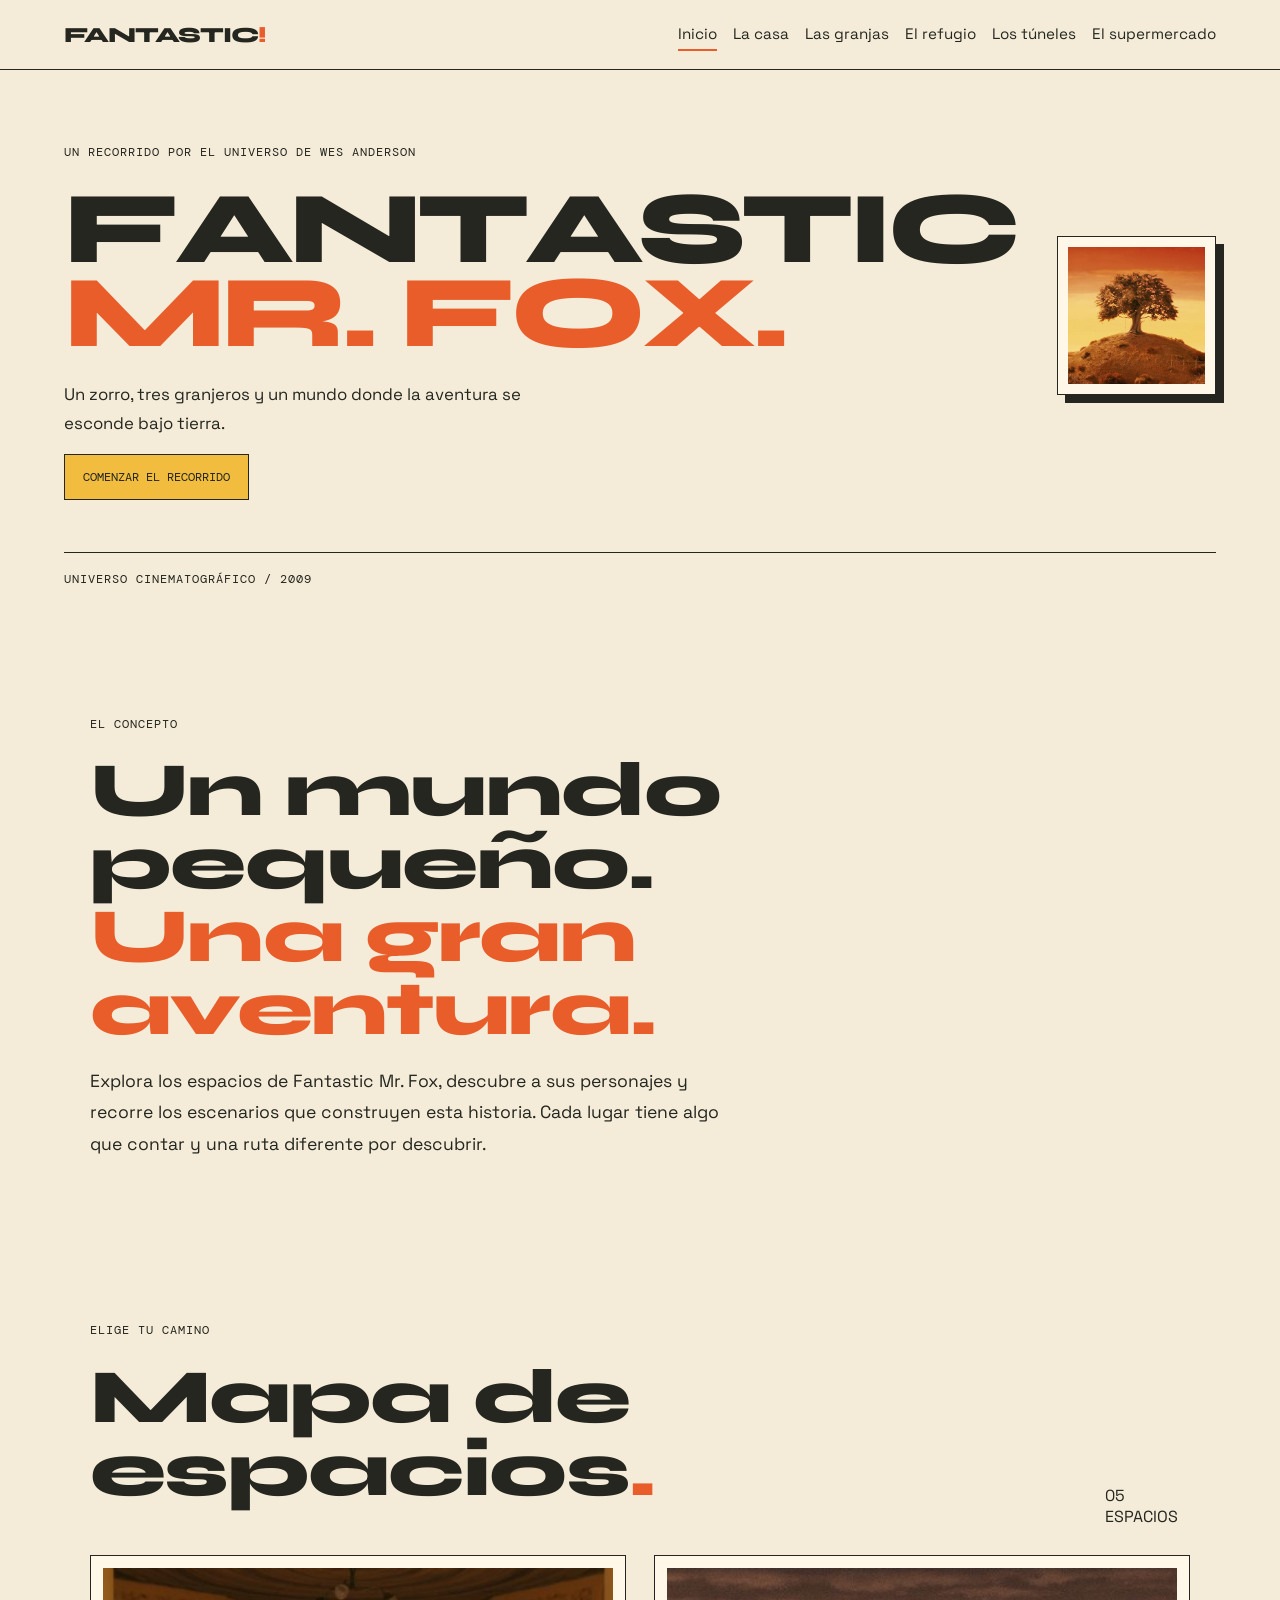
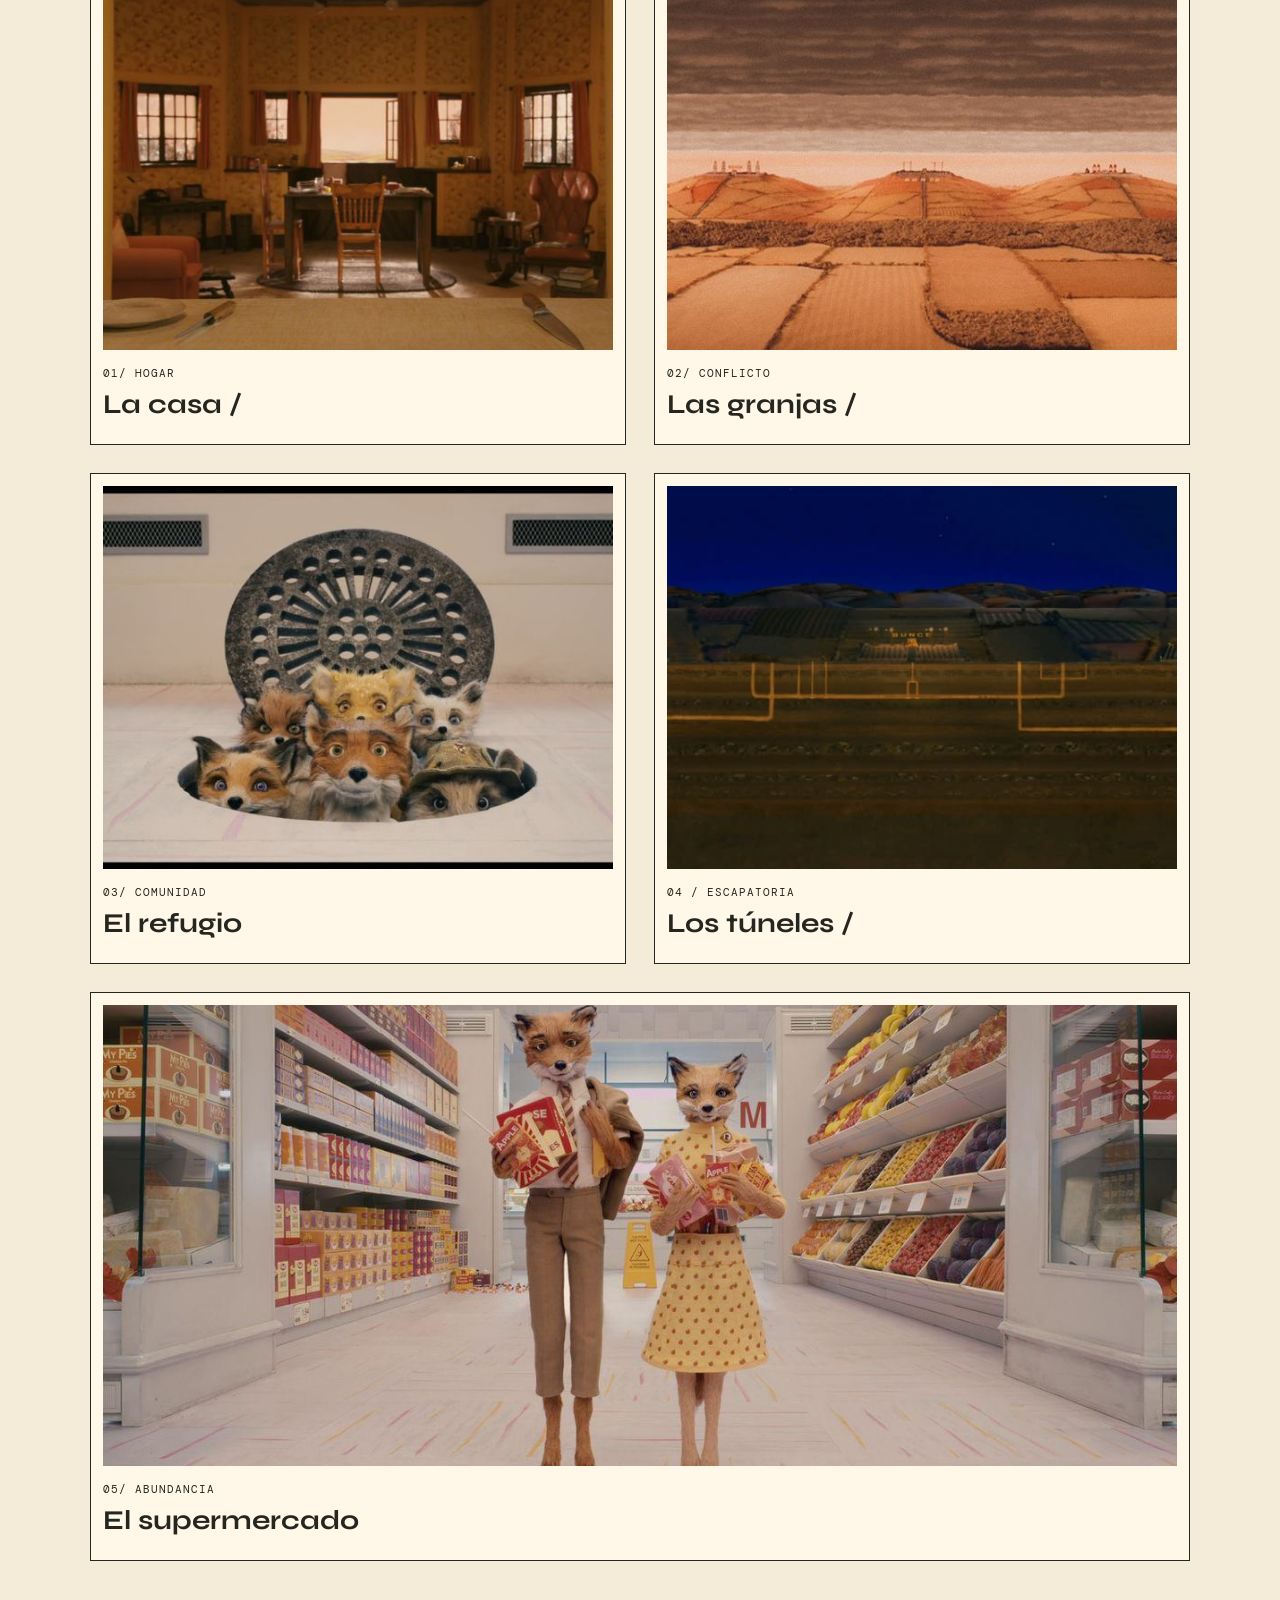
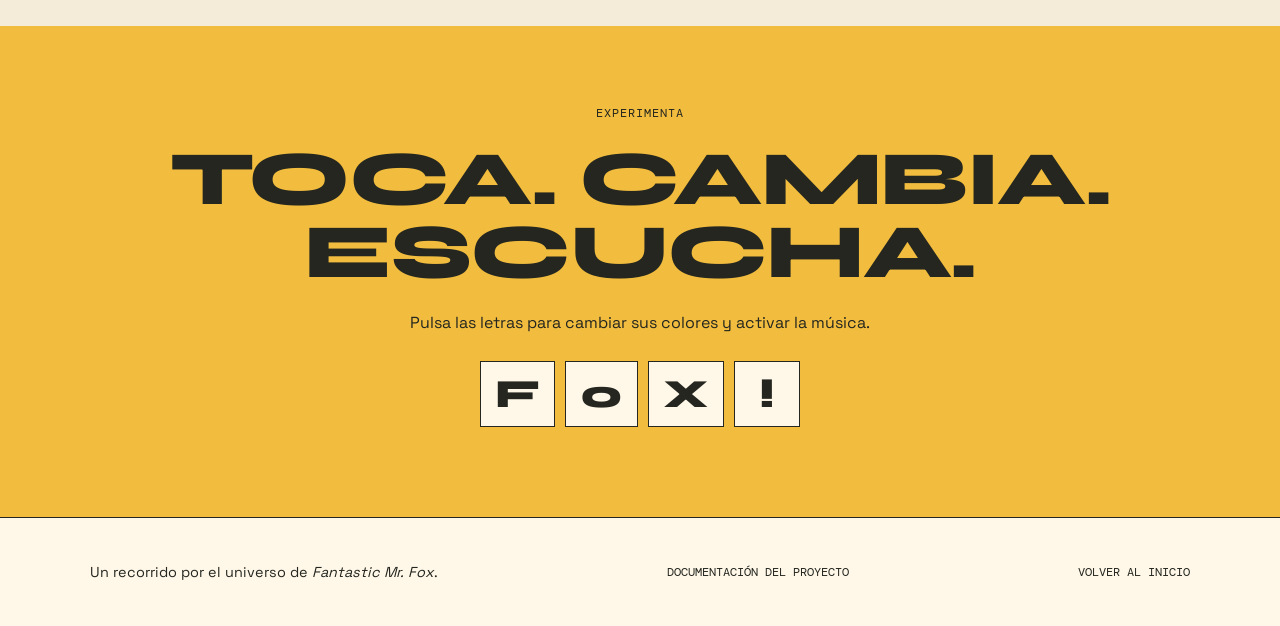
<file: index.html>
<!DOCTYPE html>
<html lang="es">
<head>
<meta charset="UTF-8">
<meta name="viewport" content="width=device-width, initial-scale=1">
<title>Fantastic Mr. Fox Recorrido virtual</title>
<link rel="stylesheet" href="css/estilo.css">
</head>
<body data-espacio="inicio">
<header class="navbar">
<a class="logo" href="index.html">FANTASTIC<span>!</span></a>
<nav>
<a class="activo" href="index.html">Inicio</a>
<a href="casa.html">La casa</a>
<a href="granjas.html">Las granjas</a>
<a href="refugio.html">El refugio</a>
<a href="tuneles.html">Los túneles</a>
<a href="supermercado.html">El supermercado</a>
</nav>
</header>
<audio id="musica" preload="auto" loop></audio>
<main>
<section class="hero">
<div>
<p class="etiqueta">UN RECORRIDO POR EL UNIVERSO DE WES ANDERSON</p>
<h1>FANTASTIC<br><span class="acento">MR. FOX</span><span class="punto">.</span></h1>
<p class="hero-texto">
Un zorro, tres granjeros y un mundo donde la aventura se esconde bajo tierra.
</p>
<a class="boton-principal" href="casa.html">
COMENZAR EL RECORRIDO
</a>
</div>
<div class="marco">
<img src="img/portada.jpg" alt="Portada de Fantastic Mr. Fox" title="Toca la foto para activar la música">
</div>
<p class="hero-index">UNIVERSO CINEMATOGRÁFICO / 2009</p>
</section>
<section class="section-wrap">
<p class="etiqueta">EL CONCEPTO</p>
<h2>Un mundo pequeño.<br><span class="acento">Una gran aventura.</span></h2>
<p class="intro-text">
Explora los espacios de Fantastic Mr. Fox, descubre a sus personajes
y recorre los escenarios que construyen esta historia.
Cada lugar tiene algo que contar y una ruta diferente por descubrir.
</p>
</section>
<section class="section-wrap" id="mapa">
<div class="section-heading">
<div>
<p class="etiqueta">ELIGE TU CAMINO</p>
<h2>Mapa de espacios<span class="acento">.</span></h2>
</div>
<span>05 ESPACIOS</span>
</div>
<div class="cards">
<a class="card" href="casa.html">
<img src="img/casa.jpg" alt="La casa">
<small>01/ HOGAR</small>
<h3>La casa /</h3>
</a>
<a class="card" href="granjas.html">
<img src="img/granjas.jpg" alt="Las granjas">
<small>02/ CONFLICTO</small>
<h3>Las granjas /</h3>
</a>
<a class="card" href="refugio.html">
<img src="img/refugio.jpg" alt="El refugio">
<small>03/ COMUNIDAD</small>
<h3>El refugio </h3>
</a>
<a class="card" href="tuneles.html">
<img src="img/tuneles.jpg" alt="Los túneles">
<small>04 / ESCAPATORIA</small>
<h3>Los túneles /</h3>
</a>
<a class="card" href="supermercado.html">
<img src="img/supermercado.jpg" alt="El supermercado">
<small>05/ ABUNDANCIA</small>
<h3>El supermercado </h3>
</a>
</div>
</section>
<section class="letras-area">
<p class="etiqueta">EXPERIMENTA</p>
<h2>TOCA. CAMBIA.<br>ESCUCHA.</h2>
<p>Pulsa las letras para cambiar sus colores y activar la música.</p>
<div class="letras-interactivas">
<button>F</button><button>0</button><button>X</button><button>!</button>
</div>
</section>
</main>
<footer class="pie">
<p>Un recorrido por el universo de <em>Fantastic Mr. Fox</em>.</p>
<a href="documentos.md">DOCUMENTACIÓN DEL PROYECTO</a>
<a href="index.html">VOLVER AL INICIO</a>
</footer>
<script src="interacciones.js"></script>
</body>
</html>
</file>
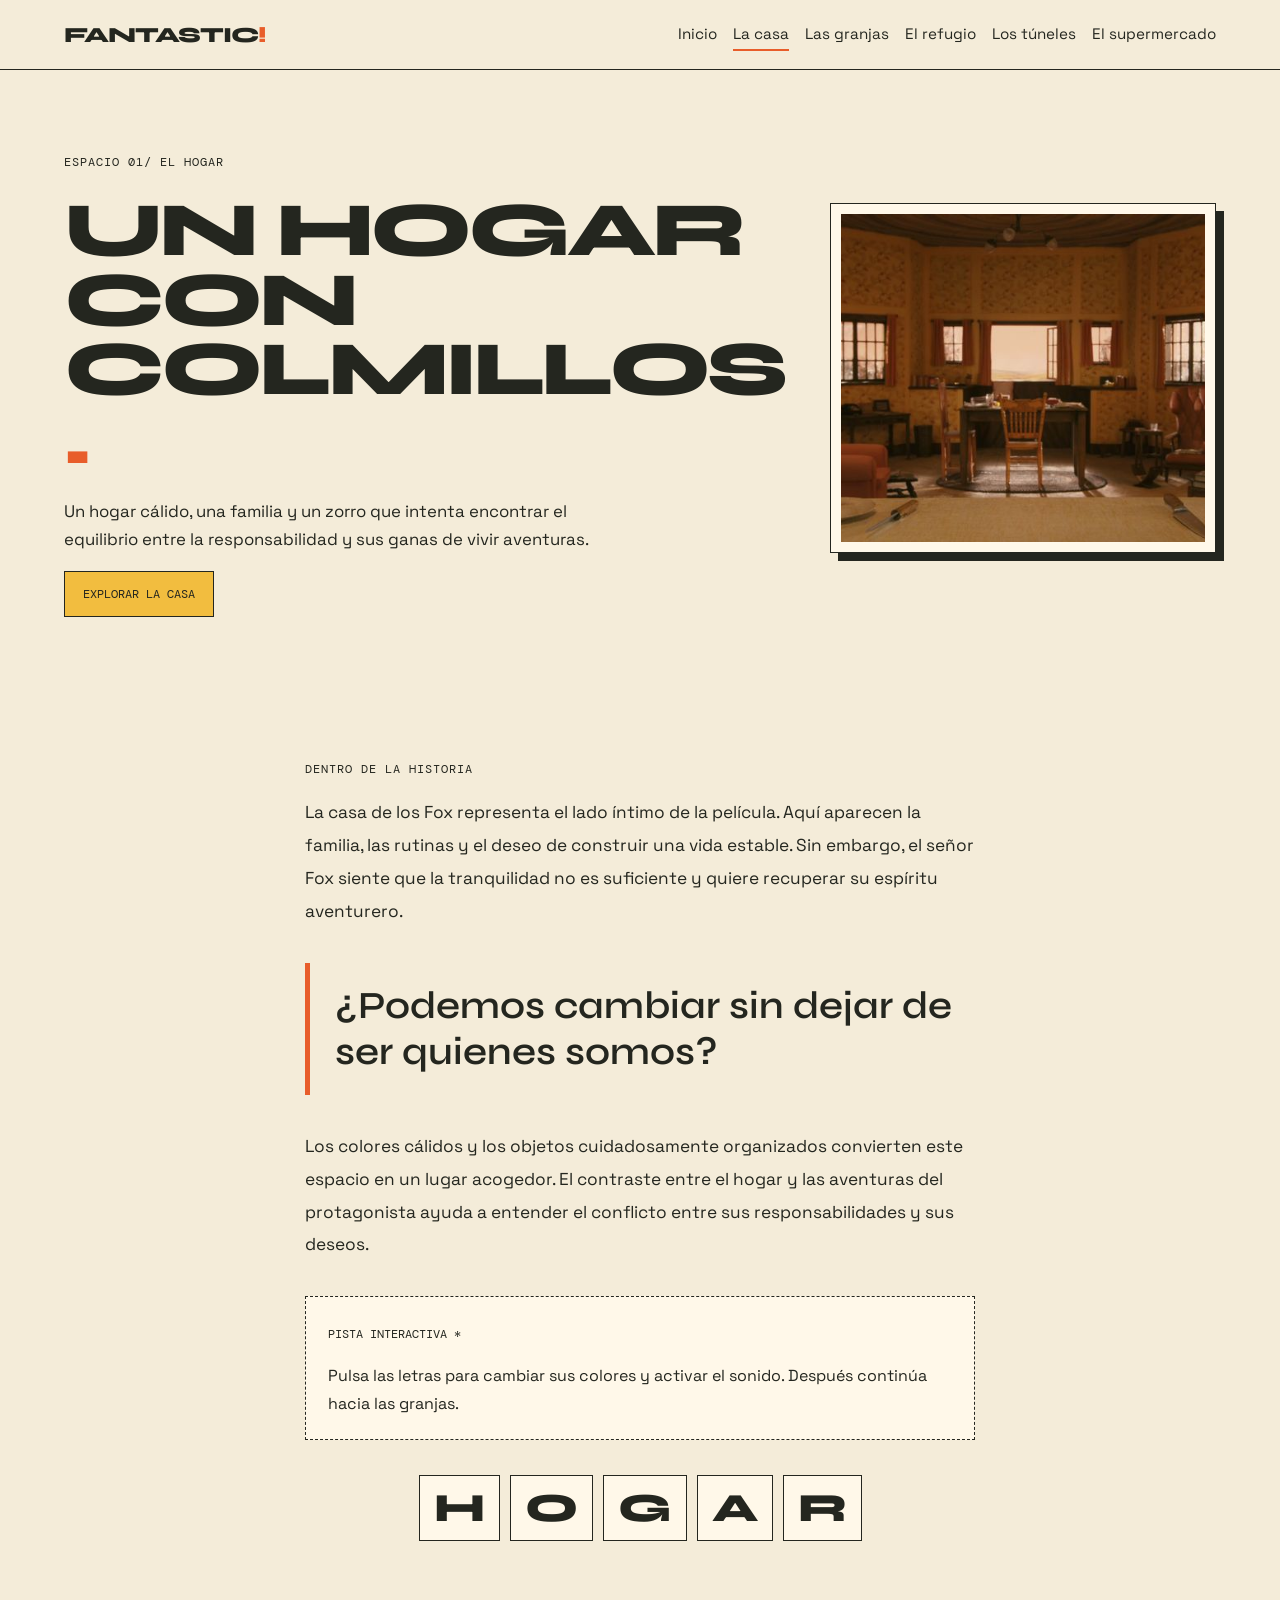
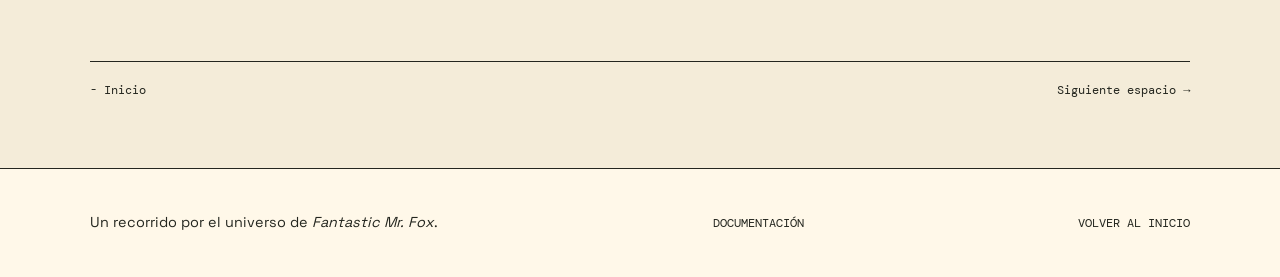
<file: casa.html>
<!DOCTYPE html>
<html lang="es">
<head>
<meta charset="UTF-8">
<meta name="viewport" content="width=device-width, initial-scale=1">
<title>La casa | Fantastic Mr. Fox</title>
<link rel="stylesheet" href="css/estilo.css">
</head>
<body data-espacio="casa">
<header class="navbar">
<a class="logo" href="index.html">FANTASTIC<span>!</span></a>
<nav>
<a href="index.html">Inicio</a>
<a class="activo" href="casa.html">La casa</a>
<a href="granjas.html">Las granjas</a>
<a href="refugio.html">El refugio</a>
<a href="tuneles.html">Los túneles</a>
<a href="supermercado.html">El supermercado</a>
</nav>
</header>
<audio id="musica" preload="auto" loop></audio>
<main class="pagina-espacio">
<section class="cabecera-espacio">
<div>
<p class="etiqueta">ESPACIO 01/ EL HOGAR</p>
<h1>UN HOGAR<br>CON COLMILLOS<span class="acento">.</span></h1>
<p class="descripcion">
Un hogar cálido, una familia y un zorro que intenta encontrar el equilibrio entre
la responsabilidad y sus ganas de vivir aventuras.
</p>
<a href="#contenido" class="boton-principal">EXPLORAR LA CASA</a>
</div>
<div class="marco">
<img src="img/casa.jpg" alt="La casa de los Fox" title="Toca la foto para activar la música">
</div>
</section>
<section class="texto-espacio section-wrap" id="contenido">
<p class="etiqueta">DENTRO DE LA HISTORIA</p>
<p>
La casa de los Fox representa el lado íntimo de la película. Aquí aparecen la
familia, las rutinas y el deseo de construir una vida estable. Sin embargo, el
señor Fox siente que la tranquilidad no es suficiente y quiere recuperar su
espíritu aventurero.
</p>
<blockquote class="cita">
¿Podemos cambiar sin dejar de ser quienes somos?
</blockquote>
<p>
Los colores cálidos y los objetos cuidadosamente organizados convierten este
espacio en un lugar acogedor. El contraste entre el hogar y las aventuras del
protagonista ayuda a entender el conflicto entre sus responsabilidades y sus
deseos.
</p>
<div class="nota">
<strong>PISTA INTERACTIVA *</strong>
<p>
Pulsa las letras para cambiar sus colores y activar el sonido. Después continúa
hacia las granjas.
</p>
</div>
<div class="letras-interactivas">
<button>H</button><button>O</button><button>G</button><button>A</button><button>R</button>
</div>
</section>
<nav class="navegacion-espacios">
<a href="index.html">- Inicio</a>
<a href="granjas.html">Siguiente espacio →</a>
</nav>
</main>
<footer class="pie">
<p>Un recorrido por el universo de <em>Fantastic Mr. Fox</em>.</p>
<a href="documentos.md">DOCUMENTACIÓN</a>
<a href="index.html">VOLVER AL INICIO</a>
</footer>
<script src="interacciones.js"></script>
</body>
</html>
</file>
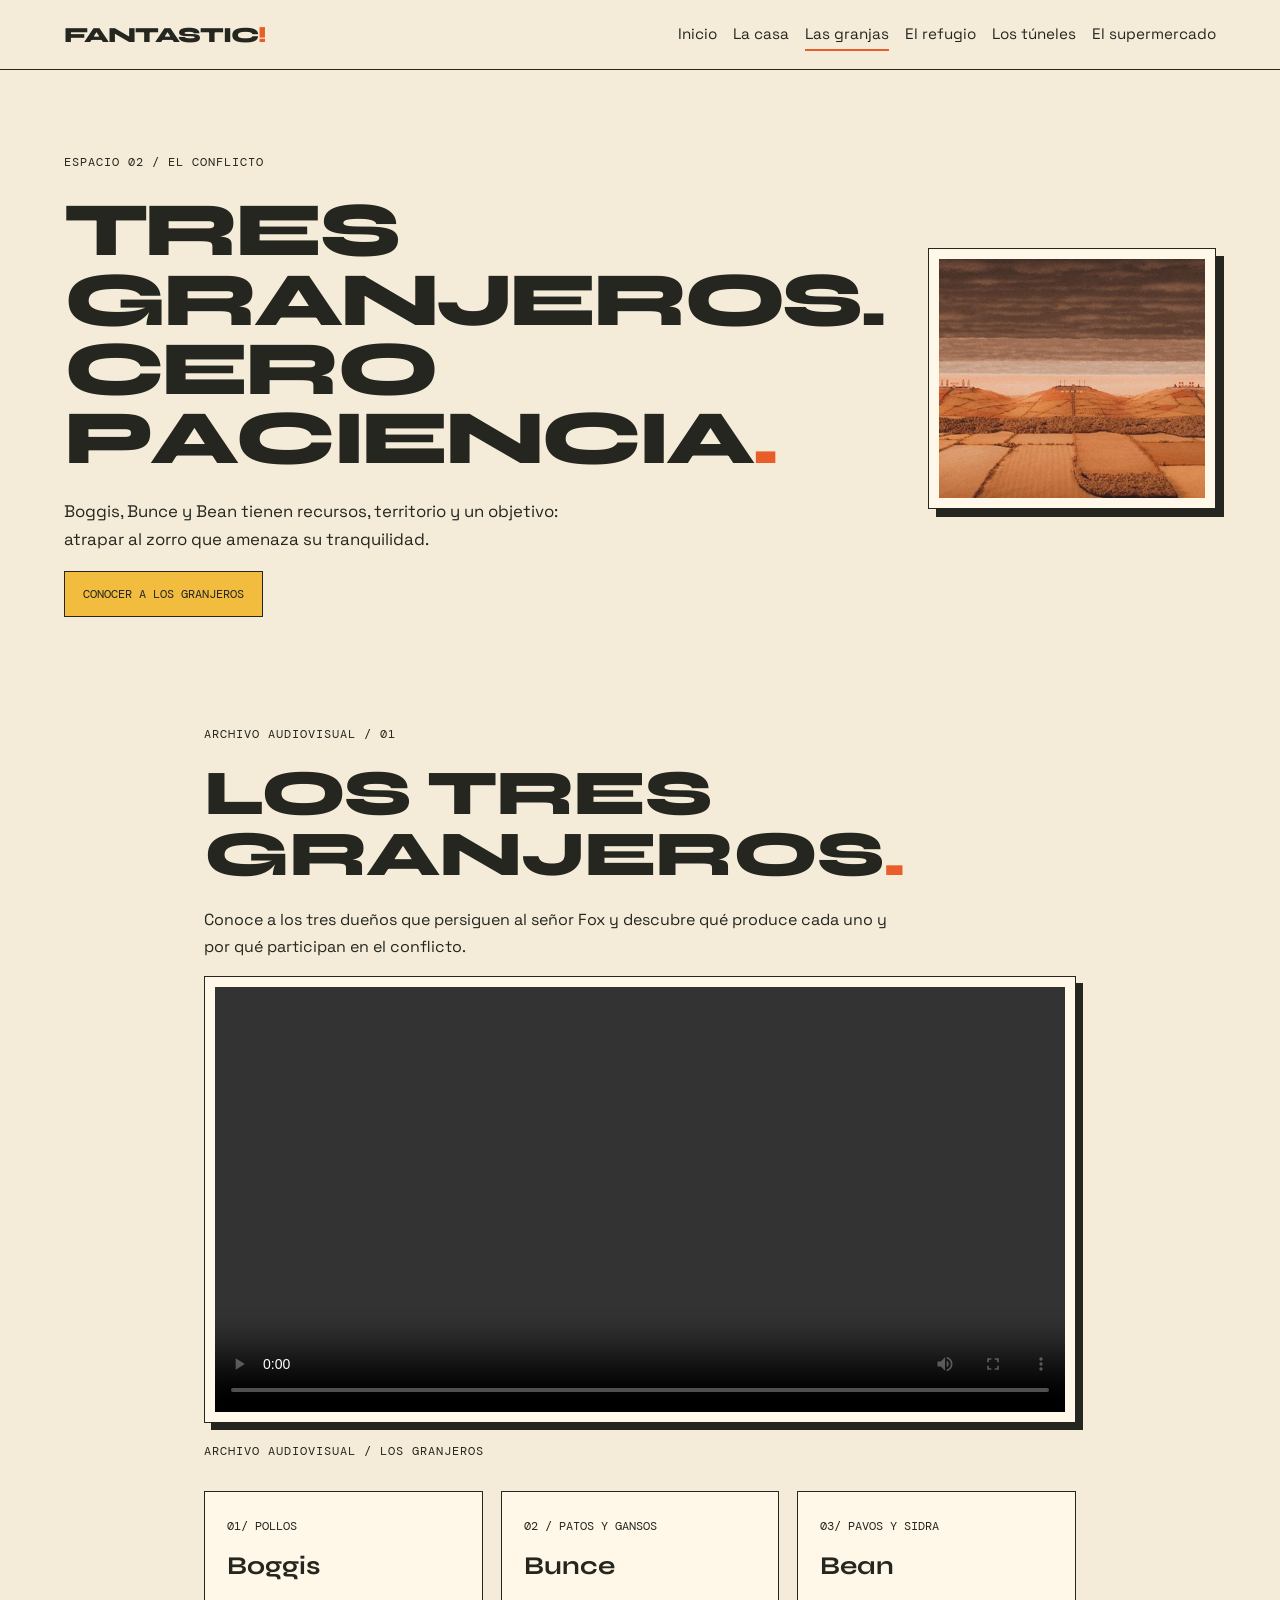
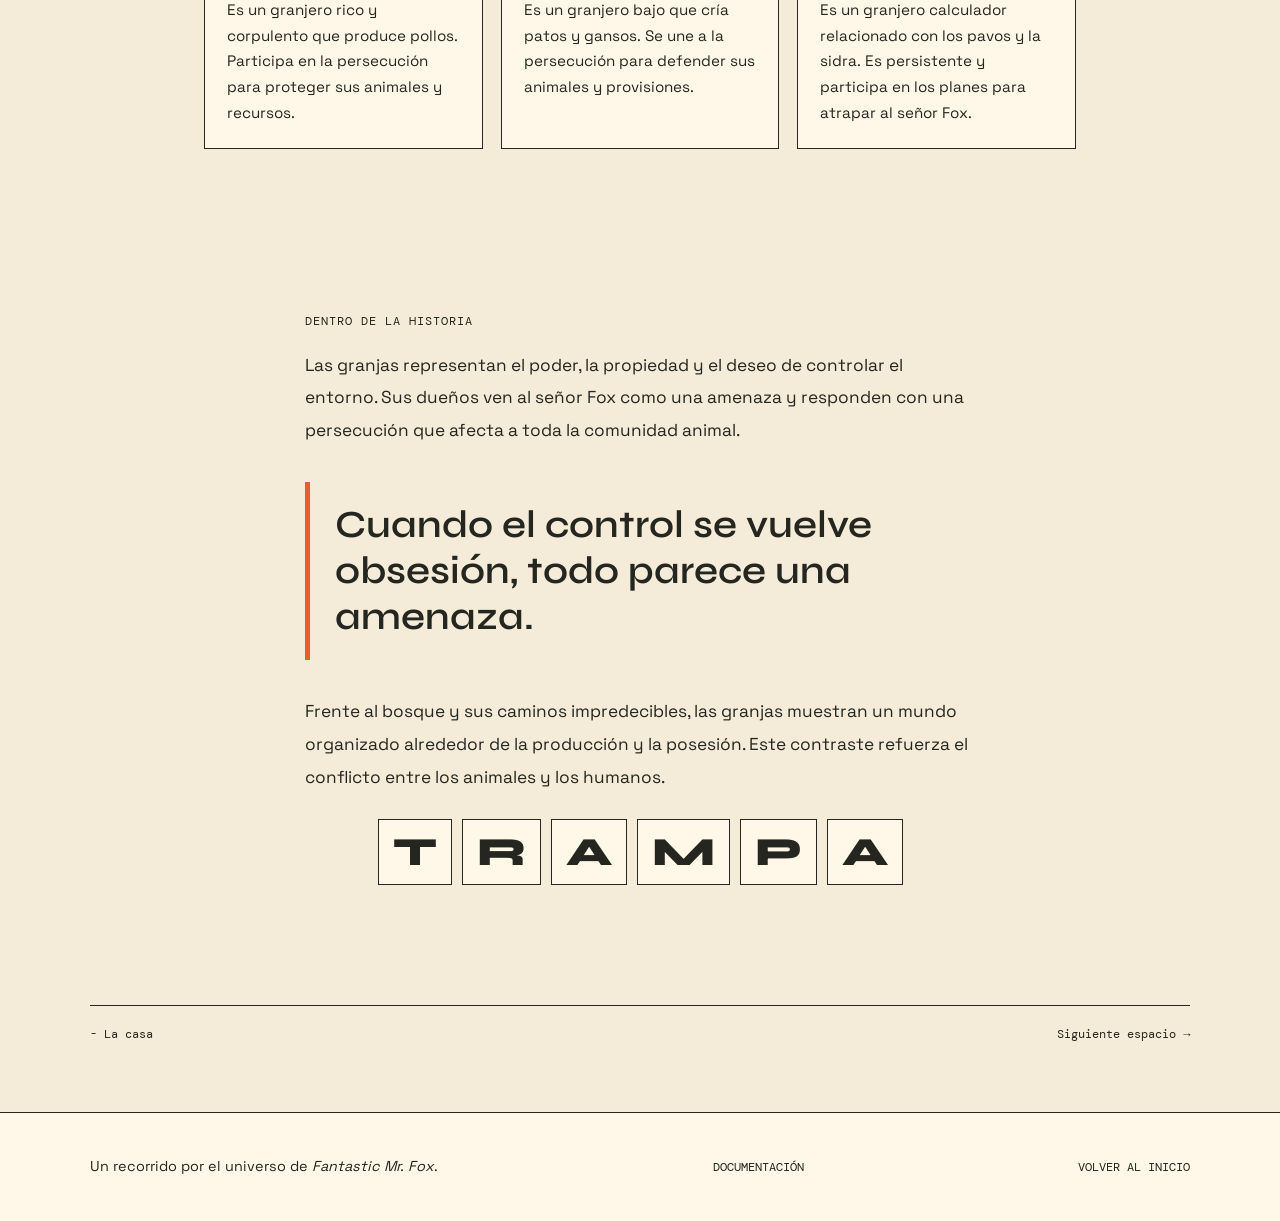
<file: granjas.html>
<!DOCTYPE html>
<html lang="es">
<head>
<meta charset="UTF-8">
<meta name="viewport" content="width=device-width, initial-scale=1">
<title>Las granjas | Fantastic Mr. Fox</title>
<link rel="stylesheet" href="css/estilo.css">
</head>
<body data-espacio="granjas">
<header class="navbar">
<a class="logo" href="index.html">FANTASTIC<span>!</span></a>
<nav>
<a href="index.html">Inicio</a>
<a href="casa.html">La casa</a>
<a class="activo" href="granjas.html">Las granjas</a>
<a href="refugio.html">El refugio</a>
<a href="tuneles.html">Los túneles</a>
<a href="supermercado.html">El supermercado</a>
</nav>
</header>
<audio id="musica" preload="auto" loop></audio>
<main class="pagina-espacio">
<section class="cabecera-espacio">
<div>
<p class="etiqueta">ESPACIO 02 / EL CONFLICTO</p>
<h1>TRES GRANJEROS.<br>CERO PACIENCIA<span class="acento">.</span></h1>
<p class="descripcion">
Boggis, Bunce y Bean tienen recursos, territorio y un objetivo: atrapar al zorro
que amenaza su tranquilidad.
</p>
<a href="#granjeros" class="boton-principal">CONOCER A LOS GRANJEROS</a>
</div>
<div class="marco">
<img src="img/granjas.jpg" alt="Las granjas de la película" title="Toca la foto para activar la música">
</div>
</section>
<section class="video-seccion" id="granjeros">
<p class="etiqueta">ARCHIVO AUDIOVISUAL / 01</p>
<h2>LOS TRES GRANJEROS<span class="acento">.</span></h2>
<p>
Conoce a los tres dueños que persiguen al señor Fox y descubre
qué produce cada uno y por qué participan en el conflicto.
</p>
<div class="video-marco">
<video class="video-granjas" controls preload="metadata" playsinline>
<source src="video/BoggisBunceandBeangranjas.mp4" type="video/mp4">
Tu navegador no puede reproducir este video.
</video>
</div>
<p class="video-pie">ARCHIVO AUDIOVISUAL / LOS GRANJEROS</p>
<div class="granjeros-grid">
<article class="granjero">
<small>01/ POLLOS</small>
<h3>Boggis</h3>
<p>Es un granjero rico y corpulento que produce pollos. Participa en la persecución para proteger sus animales y recursos.</p>
</article>
<article class="granjero">
<small>02 / PATOS Y GANSOS</small>
<h3>Bunce</h3>
<p>Es un granjero bajo que cría patos y gansos. Se une a la persecución para defender sus animales y provisiones.</p>
</article>
<article class="granjero">
<small>03/ PAVOS Y SIDRA</small>
<h3>Bean</h3>
<p>Es un granjero calculador relacionado con los pavos y la sidra. Es persistente y participa en los planes para atrapar al señor Fox.</p>
</article>
</div>
</section>
<section class="texto-espacio section-wrap" id="contenido">
<p class="etiqueta">DENTRO DE LA HISTORIA</p>
<p>
Las granjas representan el poder, la propiedad y el deseo de controlar el entorno.
Sus dueños ven al señor Fox como una amenaza y responden con una persecución que
afecta a toda la comunidad animal.
</p>
<blockquote class="cita">
Cuando el control se vuelve obsesión, todo parece una amenaza.
</blockquote>
<p>
Frente al bosque y sus caminos impredecibles, las granjas muestran un mundo
organizado alrededor de la producción y la posesión. Este contraste refuerza el
conflicto entre los animales y los humanos.
</p>
<div class="letras-interactivas">
<button>T</button><button>R</button><button>A</button><button>M</button><button>P</button><button>A</button>
</div>
</section>
<nav class="navegacion-espacios">
<a href="casa.html">- La casa</a>
<a href="refugio.html">Siguiente espacio →</a>
</nav>
</main>
<footer class="pie">
<p>Un recorrido por el universo de <em>Fantastic Mr. Fox</em>.</p>
<a href="documentos.md">DOCUMENTACIÓN</a>
<a href="index.html">VOLVER AL INICIO</a>
</footer>
<script src="interacciones.js"></script>
</body>
</html>
</file>
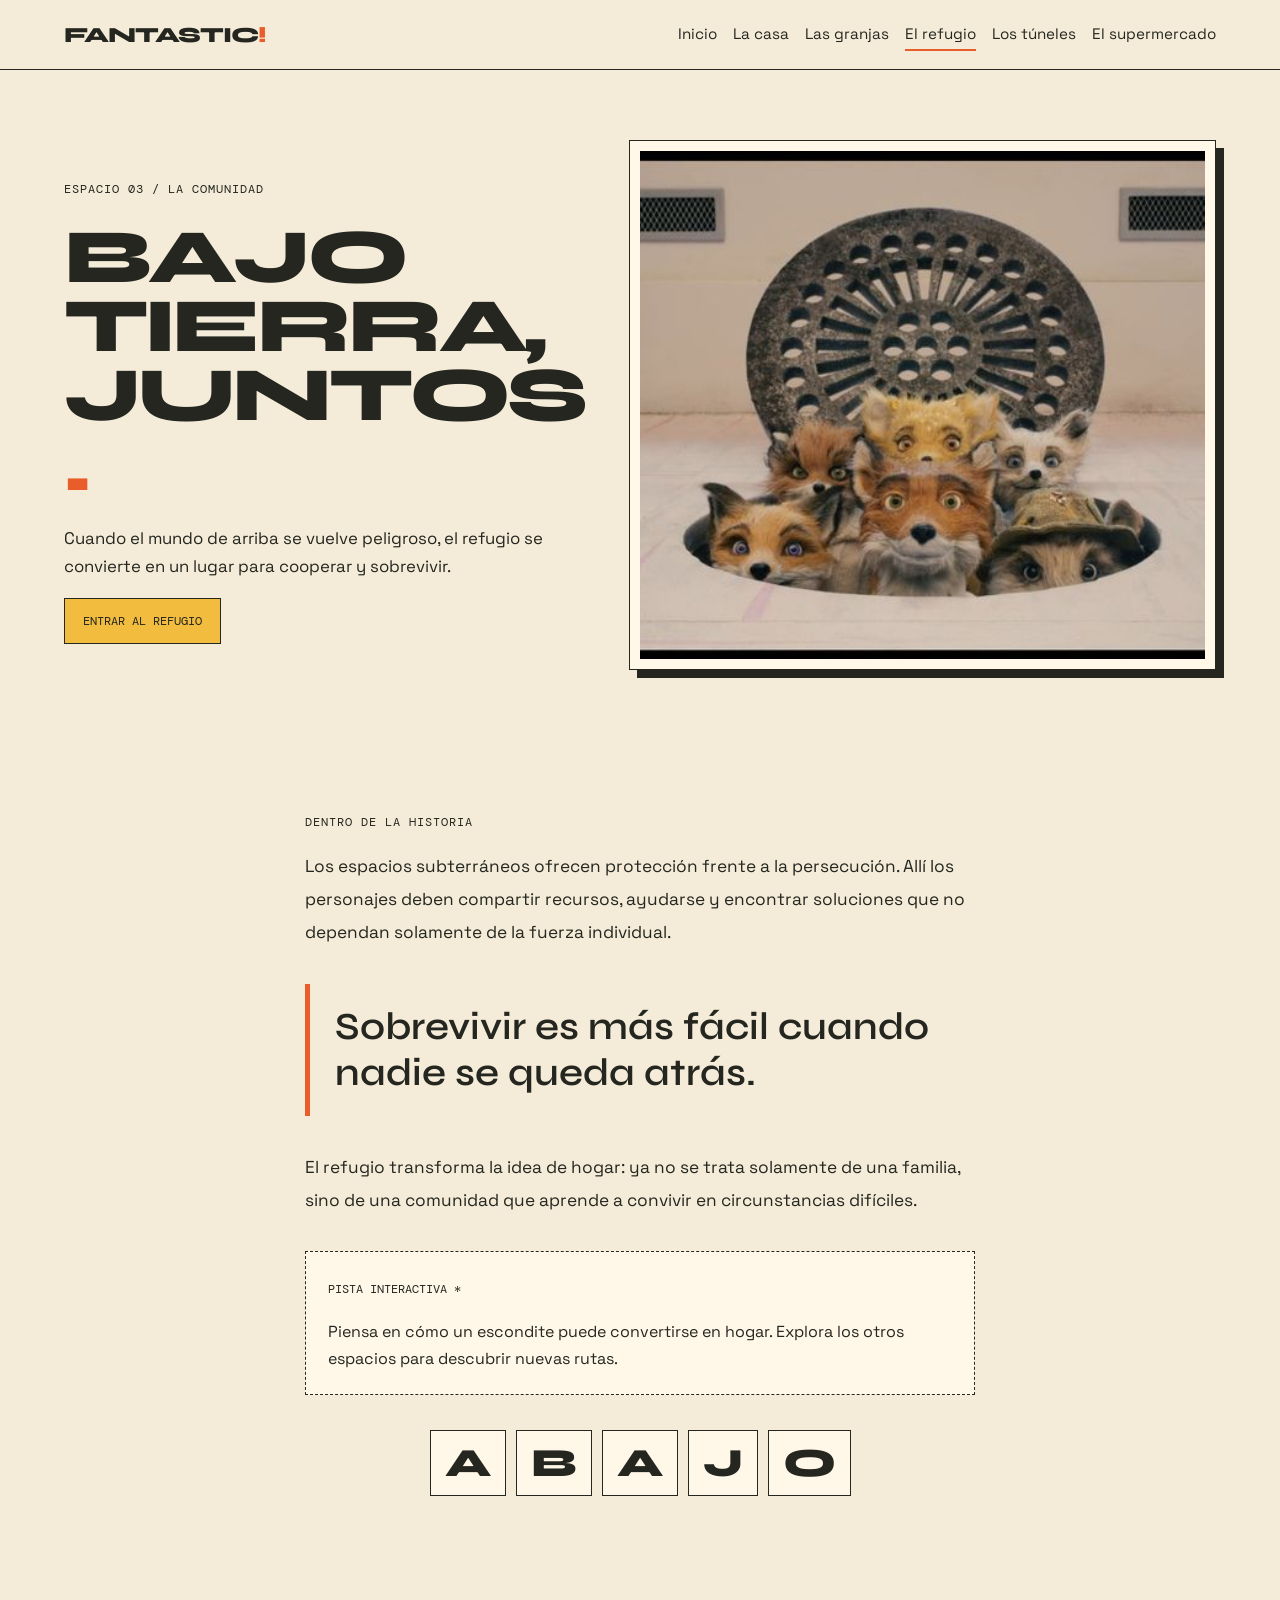
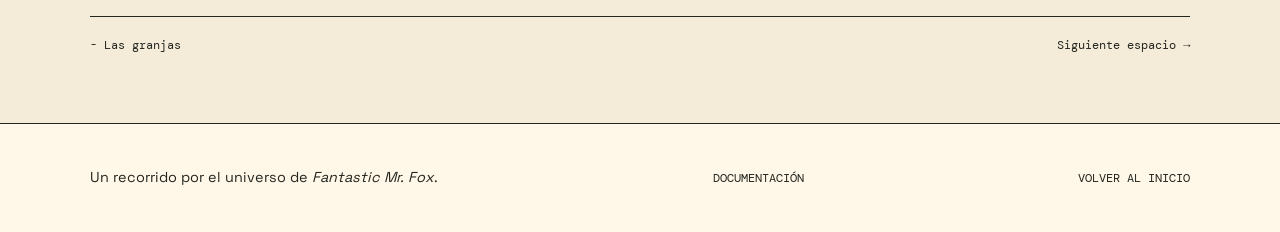
<file: refugio.html>
<!DOCTYPE html>
<html lang="es">
<head>
<meta charset="UTF-8">
<meta name="viewport" content="width=device-width, initial-scale=1">
<title>El refugio | Fantastic Mr. Fox</title>
<link rel="stylesheet" href="css/estilo.css">
</head>
<body data-espacio="refugio">
<header class="navbar">
<a class="logo" href="index.html">FANTASTIC<span>!</span></a>
<nav>
<a href="index.html">Inicio</a>
<a href="casa.html">La casa</a>
<a href="granjas.html">Las granjas</a>
<a class="activo" href="refugio.html">El refugio</a>
<a href="tuneles.html">Los túneles</a>
<a href="supermercado.html">El supermercado</a>
</nav>
</header>
<audio id="musica" preload="auto" loop></audio>
<main class="pagina-espacio">
<section class="cabecera-espacio">
<div>
<p class="etiqueta">ESPACIO 03 / LA COMUNIDAD</p>
<h1>BAJO TIERRA, <br>JUNTOS<span class="acento">.</span></h1>
<p class="descripcion">
Cuando el mundo de arriba se vuelve peligroso, el refugio se convierte en un lugar
para cooperar y sobrevivir.
</p>
<a href="#contenido" class="boton-principal">ENTRAR AL REFUGIO</a>
</div>
<div class="marco">
<img src="img/refugio.jpg" alt="El refugio subterráneo" title="Toca la foto para activar la música">
</div>
</section>
<section class="texto-espacio section-wrap" id="contenido">
<p class="etiqueta">DENTRO DE LA HISTORIA</p>
<p>
Los espacios subterráneos ofrecen protección frente a la persecución. Allí los
personajes deben compartir recursos, ayudarse y encontrar soluciones que no
dependan solamente de la fuerza individual.
</p>
<blockquote class="cita">
Sobrevivir es más fácil cuando nadie se queda atrás.
</blockquote>
<p>
El refugio transforma la idea de hogar: ya no se trata solamente de una familia,
sino de una comunidad que aprende a convivir en circunstancias difíciles.
</p>
<div class="nota">
<strong>PISTA INTERACTIVA *</strong>
<p>
Piensa en cómo un escondite puede convertirse en hogar. Explora los otros espacios
para descubrir nuevas rutas.
</p>
</div>
<div class="letras-interactivas">
<button>A</button><button>B</button><button>A</button><button>J</button><button>O</button>
</div>
</section>
<nav class="navegacion-espacios">
<a href="granjas.html">- Las granjas</a>
<a href="tuneles.html">Siguiente espacio →</a>
</nav>
</main>
<footer class="pie">
<p>Un recorrido por el universo de <em>Fantastic Mr. Fox</em>.</p>
<a href="documentos.md">DOCUMENTACIÓN</a>
<a href="index.html">VOLVER AL INICIO</a>
</footer>
<script src="interacciones.js"></script>
</body>
</html>
</file>
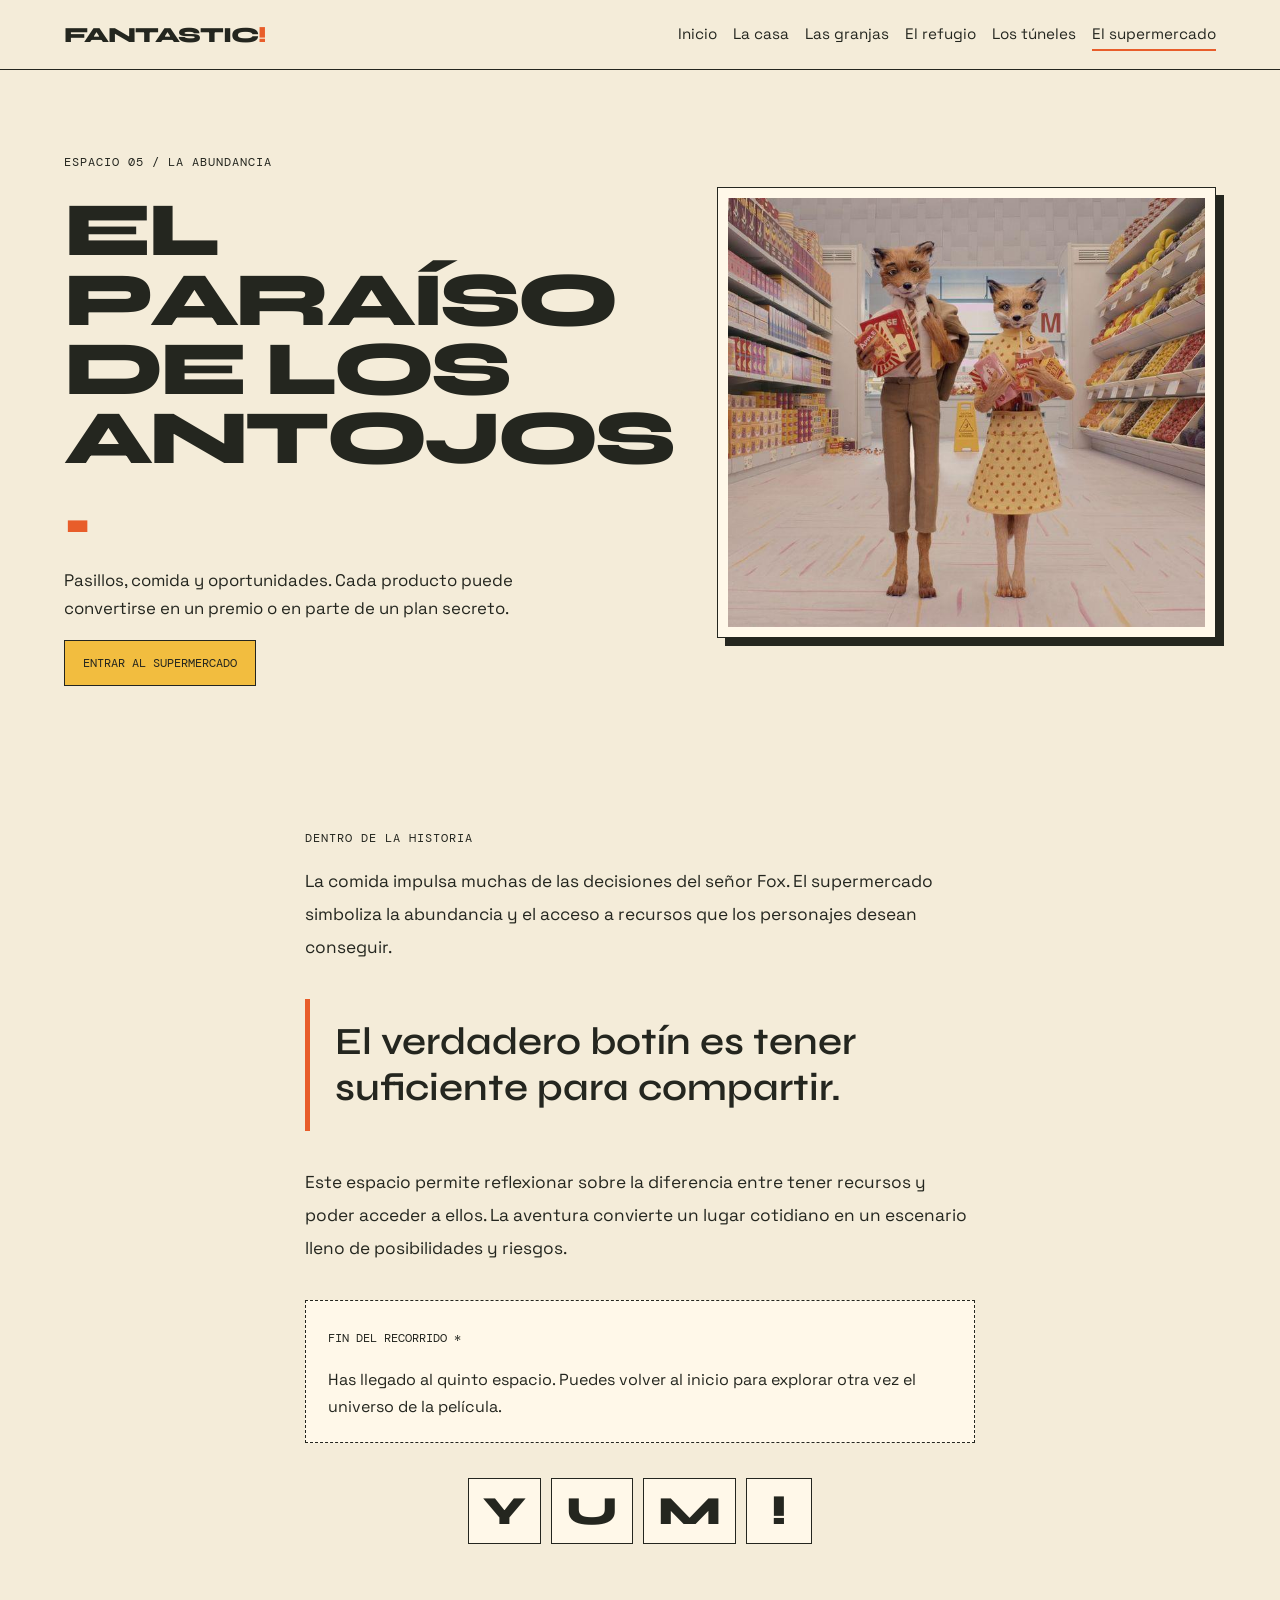
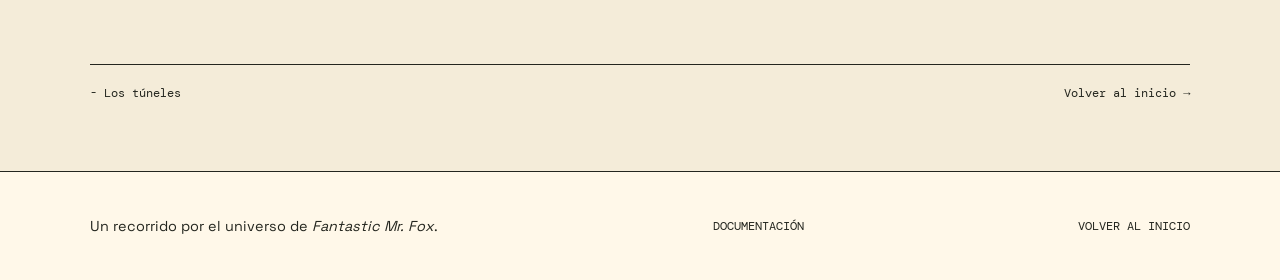
<file: supermercado.html>
<!DOCTYPE html>
<html lang="es">
<head>
<meta charset="UTF-8">
<meta name="viewport" content="width=device-width, initial-scale=1">
<title>El supermercado | Fantastic Mr. Fox</title>
<link rel="stylesheet" href="css/estilo.css">
</head>
<body data-espacio="supermercado">
<header class="navbar">
<a class="logo" href="index.html">FANTASTIC<span>!</span></a>
<nav>
<a href="index.html">Inicio</a>
<a href="casa.html">La casa</a>
<a href="granjas.html">Las granjas</a>
<a href="refugio.html">El refugio</a>
<a href="tuneles.html">Los túneles</a>
<a class="activo" href="supermercado.html">El supermercado</a>
</nav>
</header>
<audio id="musica" preload="auto" loop></audio>
<main class="pagina-espacio">
<section class="cabecera-espacio">
<div>
<p class="etiqueta">ESPACIO 05 / LA ABUNDANCIA</p>
<h1>EL PARAÍSO<br>DE LOS ANTOJOS<span class="acento">.</span></h1>
<p class="descripcion">
Pasillos, comida y oportunidades. Cada producto puede convertirse en un premio o en
parte de un plan secreto.
</p>
<a href="#contenido" class="boton-principal">ENTRAR AL SUPERMERCADO</a>
</div>
<div class="marco">
<img src="img/supermercado.jpg" alt="El supermercado" title="Toca la foto para activar la música">
</div>
</section>
<section class="texto-espacio section-wrap" id="contenido">
<p class="etiqueta">DENTRO DE LA HISTORIA</p>
<p>
La comida impulsa muchas de las decisiones del señor Fox. El supermercado simboliza
la abundancia y el acceso a recursos que los personajes desean conseguir.
</p>
<blockquote class="cita">
El verdadero botín es tener suficiente para compartir.
</blockquote>
<p>
Este espacio permite reflexionar sobre la diferencia entre tener recursos y poder
acceder a ellos. La aventura convierte un lugar cotidiano en un escenario lleno de
posibilidades y riesgos.
</p>
<div class="nota">
<strong>FIN DEL RECORRIDO *</strong>
<p>
Has llegado al quinto espacio. Puedes volver al inicio para explorar otra vez el
universo de la película.
</p>
</div>
<div class="letras-interactivas">
<button>Y</button><button>U</button><button>M</button><button>!</button>
</div>
</section>
<nav class="navegacion-espacios">
<a href="tuneles.html">- Los túneles</a>
<a href="index.html">Volver al inicio →</a>
</nav>
</main>
<footer class="pie">
<p>Un recorrido por el universo de <em>Fantastic Mr. Fox</em>.</p>
<a href="documentos.md">DOCUMENTACIÓN</a>
<a href="index.html">VOLVER AL INICIO</a>
</footer>
<script src="interacciones.js"></script>
</body>
</html>
</file>
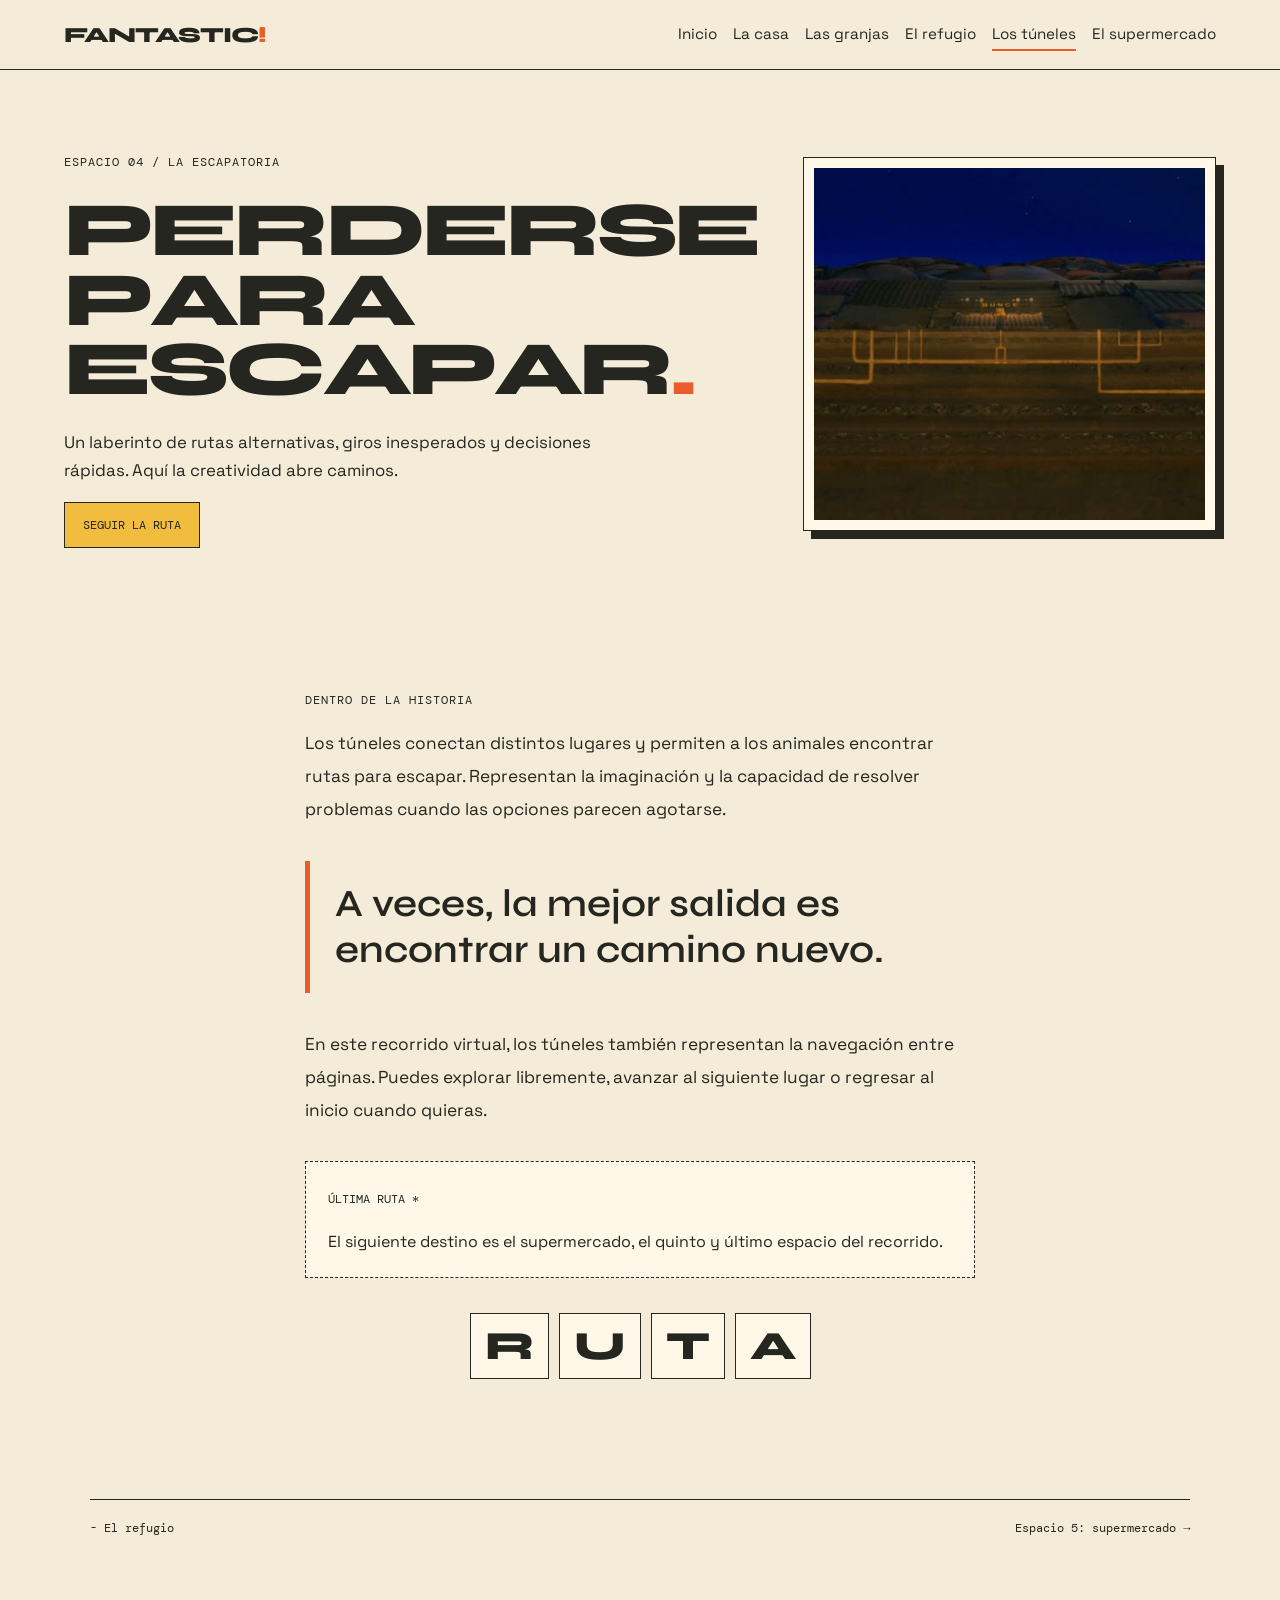
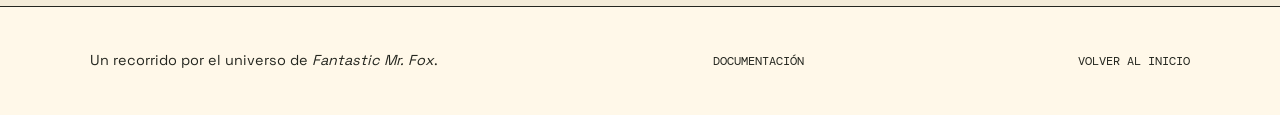
<file: tuneles.html>
<!DOCTYPE html>
<html lang="es">
<head>
<meta charset="UTF-8">
<meta name="viewport" content="width=device-width, initial-scale=1">
<title>Los túneles | Fantastic Mr. Fox</title>
<link rel="stylesheet" href="css/estilo.css">
</head>
<body data-espacio="tuneles">
<header class="navbar">
<a class="logo" href="index.html">FANTASTIC<span>!</span></a>
<nav>
<a href="index.html">Inicio</a>
<a href="casa.html">La casa</a>
<a href="granjas.html">Las granjas</a>
<a href="refugio.html">El refugio</a>
<a class="activo" href="tuneles.html">Los túneles</a>
<a href="supermercado.html">El supermercado</a>
</nav>
</header>
<audio id="musica" preload="auto" loop></audio>
<main class="pagina-espacio">
<section class="cabecera-espacio">
<div>
<p class="etiqueta">ESPACIO 04 / LA ESCAPATORIA</p>
<h1>PERDERSE<br>PARA ESCAPAR<span class="acento">.</span></h1>
<p class="descripcion">
Un laberinto de rutas alternativas, giros inesperados y decisiones rápidas. Aquí la
creatividad abre caminos.
</p>
<a href="#contenido" class="boton-principal">SEGUIR LA RUTA</a>
</div>
<div class="marco">
<img src="img/tuneles.jpg" alt="Los túneles" title="Toca la foto para activar la música">
</div>
</section>
<section class="texto-espacio section-wrap" id="contenido">
<p class="etiqueta">DENTRO DE LA HISTORIA</p>
<p>
Los túneles conectan distintos lugares y permiten a los animales encontrar rutas
para escapar. Representan la imaginación y la capacidad de resolver problemas
cuando las opciones parecen agotarse.
</p>
<blockquote class="cita">
A veces, la mejor salida es encontrar un camino nuevo.
</blockquote>
<p>
En este recorrido virtual, los túneles también representan la navegación entre
páginas. Puedes explorar libremente, avanzar al siguiente lugar o regresar al
inicio cuando quieras.
</p>
<div class="nota">
<strong>ÚLTIMA RUTA *</strong>
<p>
El siguiente destino es el supermercado, el quinto y último espacio del recorrido.
</p>
</div>
<div class="letras-interactivas">
<button>R</button><button>U</button><button>T</button><button>A</button>
</div>
</section>
<nav class="navegacion-espacios">
<a href="refugio.html">- El refugio</a>
<a href="supermercado.html">Espacio 5: supermercado →</a>
</nav>
</main>
<footer class="pie">
<p>Un recorrido por el universo de <em>Fantastic Mr. Fox</em>.</p>
<a href="documentos.md">DOCUMENTACIÓN</a>
<a href="index.html">VOLVER AL INICIO</a>
</footer>
<script src="interacciones.js"></script>
</body>
</html>
</file>
<file: css/estilo.css>
@import url('https://fonts.googleapis.com/css2?family=DM+Mono:wght@400;500&family=Space+Grotesk:wght@400;500;600;700&family=Syne:wght@500;600;700;800&display=swap');

:root {
    --crema: #f4ecd9;
    --papel: #fff8e9;
    --negro: #24261f;
    --naranja: #e85d2a;
    --rojo: #693726;
    --mostaza: #f2bd3f;
    --oliva: #687a45;
    --azul: #668990;
}

* {
    box-sizing: border-box;
}

html {
    scroll-behavior: smooth;
}

body {
    margin: 0;
    background: var(--crema);
    color: var(--negro);
    font-family: "Space Grotesk", sans-serif;
}

a {
    color: inherit;
    text-decoration: none;
}

img {
    display: block;
    width: 100%;
    height: auto;
}

button, select {
    font: inherit;
}

.navbar {
    display: flex;
    align-items: center;
    justify-content: space-between;
    flex-wrap: wrap;
    gap: 20px;
    padding: 18px 5%;
    border-bottom: 1px solid var(--negro);
}

.logo {
    font-family: "Syne", sans-serif;
    font-size: 1.35rem;
    font-weight: 800;
    letter-spacing: -1px;
    white-space: nowrap;
}

.logo span, .acento, .punto {
    color: var(--naranja);
}

.navbar nav {
    display: flex;
    flex-wrap: wrap;
    gap: 8px 16px;
}

.navbar nav a {
    font-size: 0.95rem;
    padding: 6px 0;
    border-bottom: 2px solid transparent;
}

.navbar nav a:hover,
.navbar nav a.activo {
    border-color: var(--naranja);
}

.hero {
    padding: 60px 5% 35px;
    display: grid;
    grid-template-columns: 1fr 1.1fr;
    gap: 40px;
    align-items: center;
}

.etiqueta, .hero-index, .video-pie {
    font: 0.75rem "DM Mono", monospace;
    letter-spacing: 1px;
    line-height: 1.7;
}

.hero h1 {
    font: 800 clamp(4rem, 8vw, 7.5rem)/0.82 "Syne", sans-serif;
    letter-spacing: -0.05em;
    margin: 25px 0;
}

.hero-texto, .descripcion {
    max-width: 530px;
    font-size: 1.05rem;
    line-height: 1.7;
}

.boton-principal {
    display: inline-block;
    padding: 14px 18px;
    border: 1px solid var(--negro);
    background: var(--mostaza);
    font: 0.75rem "DM Mono", monospace;
    transition: 0.2s;
}

.boton-principal:hover {
    background: var(--naranja);
    color: white;
    transform: translateY(-3px);
}

.marco {
    padding: 10px;
    border: 1px solid var(--negro);
    background: var(--papel);
    box-shadow: 8px 8px 0 var(--negro);
    cursor: pointer;
    transition: transform 0.15s, box-shadow 0.15s;
}

.marco:active {
    transform: translate(4px, 4px);
    box-shadow: 4px 4px 0 var(--negro);
}

/* Imagen de portada más grande en el inicio */
.hero .marco img {
    aspect-ratio: 1 / 1;
    object-fit: cover;
}

.hero-index {
    grid-column: 1/-1;
    padding-top: 16px;
    border-top: 1px solid var(--negro);
}

.section-wrap {
    padding: 65px 7%;
}

.section-wrap h2, .section-heading h2, .letras-area h2 {
    font: 800 clamp(2.7rem, 6vw, 5.2rem)/0.95 "Syne", sans-serif;
    letter-spacing: -0.02em;
    margin: 20px 0;
}

.intro-text {
    max-width: 650px;
    font-size: 1.1rem;
    line-height: 1.8;
}

.section-heading {
    display: flex;
    align-items: end;
    justify-content: space-between;
    gap: 20px;
    margin-bottom: 28px;
}

.cards {
    display: grid;
    grid-template-columns: repeat(2, minmax(0, 1fr));
    gap: 28px;
}

.card {
    display: block;
    min-width: 0;
    padding: 12px;
    border: 1px solid var(--negro);
    background: var(--papel);
    transition: transform 0.2s, box-shadow 0.2s;
}

.card:last-child {
    grid-column: 1/-1;
}

.card:hover {
    transform: translateY(-6px) rotate(-0.5deg);
    box-shadow: 6px 6px 0 var(--negro);
}

.card img {
    aspect-ratio: 4 / 3;
    object-fit: cover;
    background: #d4c6a9;
}

.card:last-child img {
    aspect-ratio: 21 / 9;
}

.card small {
    display: block;
    margin-top: 16px;
    font: 0.68rem "DM Mono", monospace;
    letter-spacing: 1px;
}

.card h3 {
    font: 700 1.7rem "Syne", sans-serif;
    margin: 8px 0 12px;
}

.letras-area {
    text-align: center;
    background: var(--mostaza);
    padding: 65px 7%;
}

.letras-area > p:not(.etiqueta) {
    line-height: 1.7;
}

.letras-interactivas {
    display: flex;
    justify-content: center;
    flex-wrap: wrap;
    gap: 10px;
    margin: 25px 0;
}

.letras-interactivas button {
    min-width: 66px;
    padding: 8px 14px;
    border: 1px solid var(--negro);
    background: var(--papel);
    color: var(--negro);
    font: 800 2.5rem "Syne", sans-serif;
    cursor: pointer;
    transition: transform 0.15s, color 0.4s ease;
}

.letras-interactivas button:hover {
    transform: rotate(-5deg) scale(1.08);
}

.letras-interactivas button.mueve, .letra-titulo.mueve {
    animation: movimientoSutil 0.6s ease-in-out;
}

@keyframes movimientoSutil {
    0% { transform: translateY(0) rotate(0deg); }
    30% { transform: translateY(-6px) rotate(-3deg); }
    65% { transform: translateY(1px) rotate(2deg); }
    100% { transform: translateY(0) rotate(0deg); }
}

.palabra-titulo {
    display: inline-block;
    white-space: nowrap;
}

.letra-titulo {
    display: inline-block;
    transition: color 0.4s ease;
    cursor: default;
}

.pagina-espacio {
    padding-top: 35px;
}

.cabecera-espacio {
    padding: 35px 5% 65px;
    display: grid;
    grid-template-columns: 0.9fr 1.1fr;
    align-items: center;
    gap: 45px;
}

.cabecera-espacio h1 {
    font: 800 clamp(3.2rem, 6vw, 5.8rem)/0.9 "Syne", sans-serif;
    letter-spacing: -0.05em;
    margin: 24px 0;
}

.cabecera-espacio .marco img {
    aspect-ratio: 1 / 0.9;
    object-fit: cover;
}

.texto-espacio {
    max-width: 850px;
    margin: 0 auto;
}

.texto-espacio > p:not(.etiqueta) {
    font-size: 1.08rem;
    line-height: 1.9;
}

.cita {
    margin: 35px 0;
    padding: 20px 0 20px 25px;
    border-left: 5px solid var(--naranja);
    font: 600 clamp(1.5rem, 3vw, 2.4rem)/1.2 "Syne", sans-serif;
}

.nota {
    margin: 35px 0;
    padding: 22px;
    border: 1px dashed var(--negro);
    background: var(--papel);
    line-height: 1.7;
}

.nota p {
    margin-bottom: 0;
}

.nota strong {
    font: 0.75rem "DM Mono", monospace;
}

.navegacion-espacios {
    display: flex;
    justify-content: space-between;
    flex-wrap: wrap;
    gap: 15px;
    margin: 30px 7% 70px;
    padding-top: 20px;
    border-top: 1px solid var(--negro);
}

.navegacion-espacios a {
    font: 0.75rem "DM Mono", monospace;
}

.navegacion-espacios a:hover {
    color: var(--naranja);
}

.video-seccion {
    max-width: 1000px;
    margin: 0 auto 55px;
    padding: 30px 5%;
}

.video-seccion h2 {
    font: 800 clamp(2.5rem, 5vw, 4.5rem)/0.95 "Syne", sans-serif;
    letter-spacing: -0.02em;
    margin: 20px 0;
}

.video-seccion > p:not(.etiqueta):not(.video-pie) {
    line-height: 1.7;
    max-width: 700px;
}

.video-marco {
    padding: 10px;
    border: 1px solid var(--negro);
    background: var(--papel);
    box-shadow: 7px 7px 0 var(--negro);
}

.video-granjas {
    display: block;
    width: 100%;
    max-height: 560px;
    height: auto;
    background: var(--negro);
}

.video-pie {
    margin-top: 18px;
    line-height: 1.7;
}

.granjeros-grid {
    display: grid;
    grid-template-columns: repeat(3, minmax(0, 1fr));
    gap: 18px;
    margin-top: 30px;
}

.granjero {
    padding: 22px;
    background: var(--papel);
    border: 1px solid var(--negro);
    transition: transform 0.2s;
}

.granjero:hover {
    transform: translateY(-5px);
}

.granjero small {
    font: 0.75rem "DM Mono", monospace;
}

.granjero h3 {
    font: 700 1.6rem "Syne", sans-serif;
    margin: 15px 0 12px;
}

.granjero p {
    font-size: 0.95rem;
    line-height: 1.7;
    margin-bottom: 0;
}

.pie {
    display: flex;
    align-items: center;
    justify-content: space-between;
    flex-wrap: wrap;
    gap: 18px;
    padding: 28px 7%;
    border-top: 1px solid var(--negro);
    background: var(--papel);
}

.pie p {
    font-size: 0.9rem;
    line-height: 1.6;
}

.pie a {
    font: 0.75rem "DM Mono", monospace;
}

.pie a:hover {
    color: var(--naranja);
}

@media (max-width: 900px) {
    .hero, .cabecera-espacio {
        grid-template-columns: 1fr;
    }
    .hero {
        padding-top: 45px;
    }
}

@media (max-width: 600px) {
    .navbar {
        align-items: flex-start;
        flex-direction: column;
    }
    .navbar nav {
        gap: 5px 12px;
    }
    .navbar nav a {
        font-size: 0.82rem;
    }
    .hero h1 {
        font-size: clamp(3.5rem, 14vw, 5.5rem);
    }
    .section-wrap {
        padding: 48px 6%;
    }
    .cards, .granjeros-grid {
        grid-template-columns: 1fr;
    }
    .card:last-child img {
        aspect-ratio: 4 / 3;
    }
    .section-heading {
        align-items: flex-start;
        flex-direction: column;
    }
    .cabecera-espacio {
        padding: 25px 6% 45px;
        gap: 30px;
    }
    .cabecera-espacio h1 {
        font-size: clamp(3rem, 12vw, 5rem);
    }
    .navegacion-espacios {
        margin-left: 6%;
        margin-right: 6%;
    }
    .pie {
        align-items: flex-start;
        flex-direction: column;
    }
}

@media (prefers-reduced-motion: reduce) {
    .letras-interactivas button.mueve, .letra-titulo.mueve {
        animation: none;
    }
}
</file>
